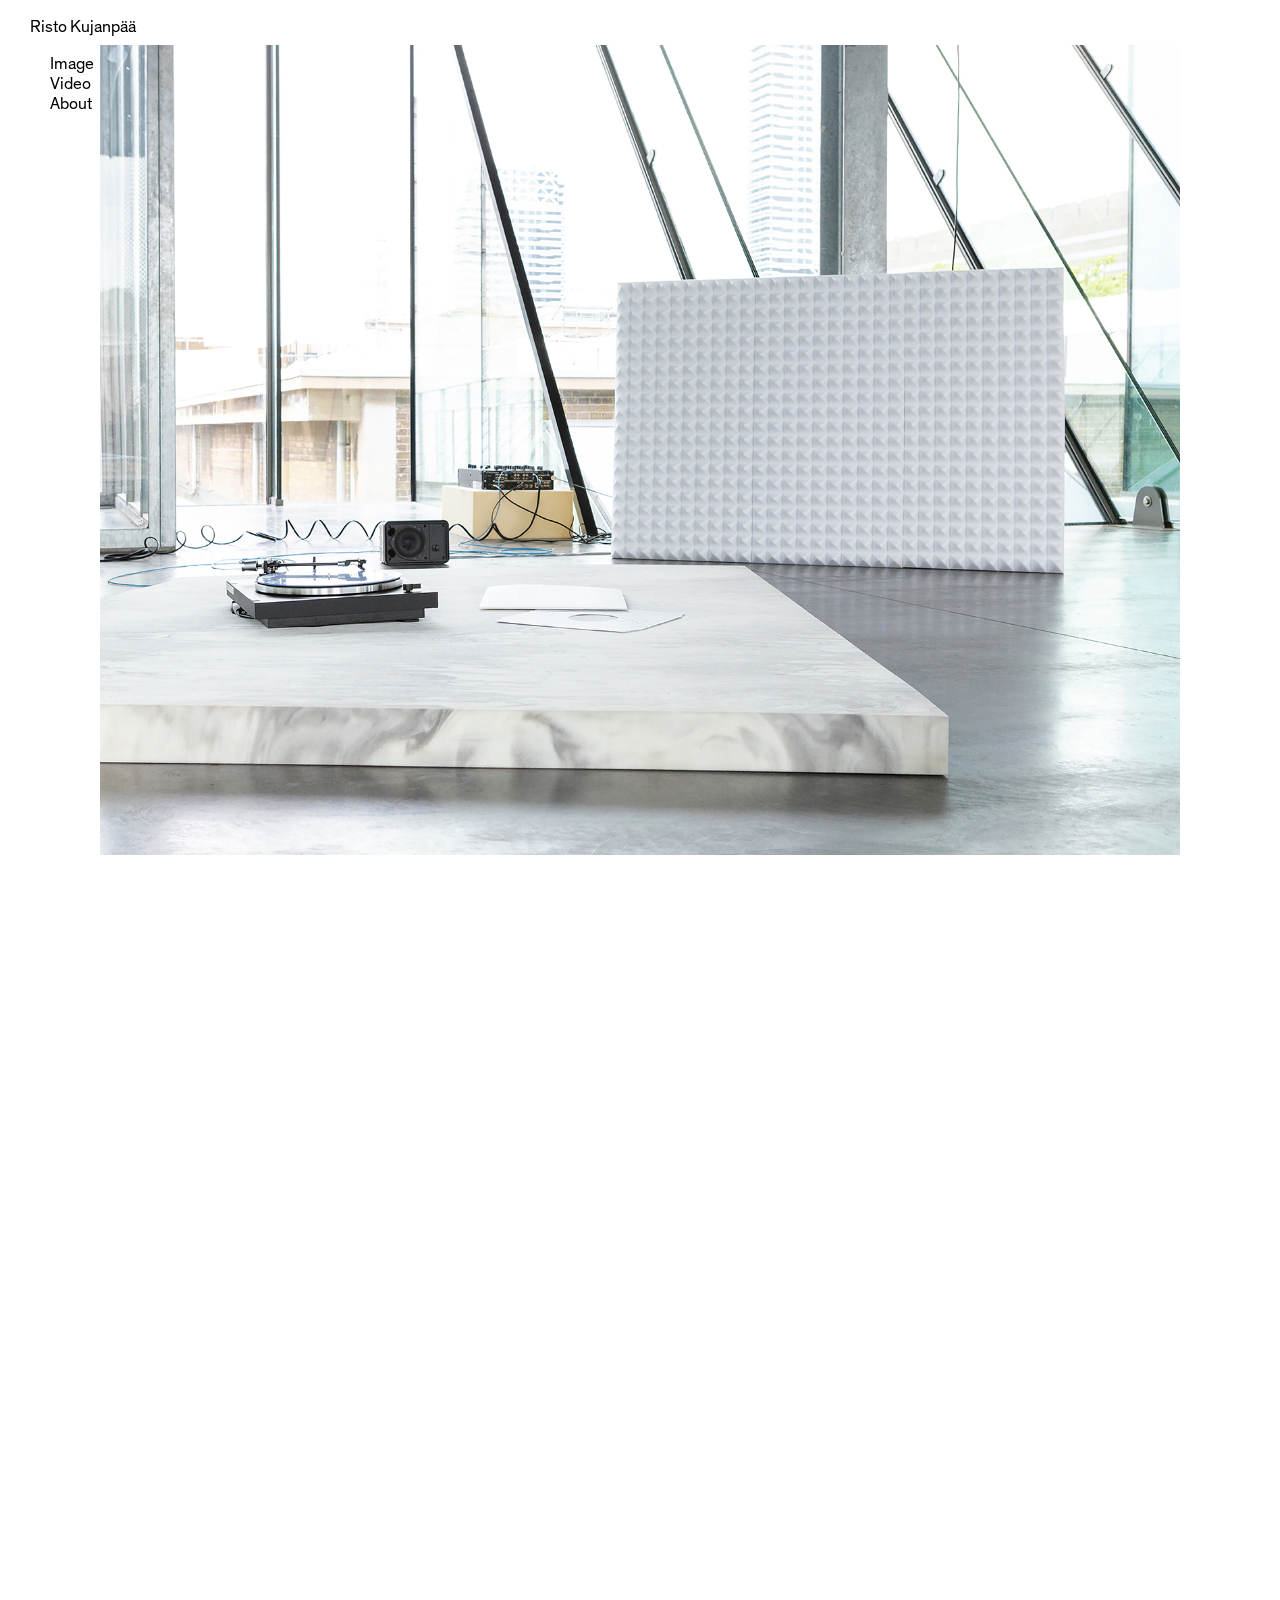
<file: index.html>
<head profile="/favicon.ico">
	<link rel="icon"
      	type="icon/ico"
     	 href="/favicon.ico">

	<title>R K</title>
	<meta charset="utf-8">

	<link href="stylesheets/styles.css" rel="stylesheet">

	<link rel="stylesheet" type="text/css" href="jquery.fullPage.css" />
	<script src="http://ajax.googleapis.com/ajax/libs/jquery/1.11.1/jquery.min.js"></script>
	<script type="text/javascript" src="jquery.fullPage.js"></script>
	<script type="text/javascript" src="jquery.fullpage.extensions.min.js"></script>

</head>

<body>
	<header id='header'>
		<p id='Risto Kujanpää'>
			Risto Kujanpää</br>
		</p>
		<ul id="menu">
			
			<li data-menuanchor="image">
				<a href="#image">Image</a>
			</li>
			
			<li data-menuanchor="video" class="active">
				<a href="#video">Video</a>
			</li>
			
			<li data-menuanchor="about">
  				<a href="#about">About</a>
			</li>
		</ul>
	</header>

	<div id="fullpage">
		<div class="section">
<div class="slide">
    <img class="image" src="img/hemisphere4.jpg" />
  </div>
			
<div class="slide">
    <img class="image" src="img/hemisphere3.jpg" />
  </div>
	
<div class="slide">
    <img class="image" src="img/hemisphere5.jpg" />
  </div>
			
<div class="slide">
    <img class="image" src="img/hemisphere1.jpg" />
  </div>

<div class="slide">
    <img class="image" src="img/hemisphere2.jpg" />
  </div>
			

	

	
  <div class="slide">
    <div class="text">
      <h1>
        Hemisphere
      </h1>
      <p>Installation with sound, typeface design including the indigenous Sámi languages, 2019<br/>
	Wood, acoustic foam, record player, sound carved on vinyl, hand-printed record cover<br/>
	Royal Academy of Art, The Hague (NL), Graduation show</p>
    </div>
  </div>

</div>	
		
		<div class="section">
			<div class="slide">
				<div class="embed">
					<div class="embed-container">
						<iframe src="https://player.vimeo.com/video/455812003" width="640" height="564" frameborder="0" allow="autoplay; fullscreen" allowfullscreen></iframe>
					</div>
				</div>
			</div>
			<div class="slide">
				<div class="text">
      <h1>
        Hemisphere
      </h1>
      <p>Installation with sound, typeface design including the indigenous Sámi languages, 2019<br/>
	Wood, acoustic foam, record player, sound carved on vinyl, hand-printed record cover<br/>
	Royal Academy of Art, The Hague (NL), Graduation show</p>
				</div>
			</div>
		</div>
		
		<div class="section">
			<div class="slide">
				<div class="text">
					<h1>About<br/>
					<p>Risto Kujanpää is a designer and a researcher.<br/>
					<p>His work oscillates between poles such as form–emptiness, language–nonrepresentational and sound–silence.<br/>	
					Working methods include, but are not limited to, collaboration–solitude, intuition–rationale and precision–big picture.<br/>
					<p>Risto's academic background lies in graphic design, science and urbanism.<br/>
					His underground background is situated in deejaying and contemporary soundsystem culture.<br/>
					<h1>Contact<br/>	
					<p><a href="mailto:risto@ristokujanpaa.com">risto@ristokujanpaa.com</a><br/>
					+358 50 3385891<br/>
					<h1>Education<br/>
					<p>BA, Royal Academy of Art, The Hague (NL), 2019<br/>
					MS, Aalto University, Helsinki (FIN), 2014<br/>
					<h1>Awards<br/>
					<p>Academy Thesis Award 2019, Royal Academy of Art, The Hague<br/>
					<h1>Lectures & Workshops<br/>
					<p>Aalto University, 2020<br/>
					Estonian Academy of Arts, 2020 (upcoming)<br/>
						
					<p><a href="https://soundcloud.com/ristokujanpaa" target="_blank">Soundcloud</a><br/>
					<a href="https://www.instagram.com/ristokujanpaa/" target="_blank">Instagram</a></nobr><br/>						

					<p><a href="mailto:risto@ristokujanpaa.com">Portfolio available upon request</a><br/>
					<br/></p>
				</div>
				<div class="text">
					<p></p>
				</div>
			</div>
		</div>

		<div class="section fp-auto-height">
			<div class="slide">
				<p id="footer">Website Design Risto Kujanpää, Photography Céline Hurka, Katarina Juričić, Coding Manus Nijhoff</a></p>
			</div>
		</div>

	</div>

	<figure id="arrow-left" class="arrow">
		<img src="img/arrow_left.png">
	</figure>
	<figure id="arrow-right" class="arrow">
		<img src="img/arrow_right.png">
	</figure>

<script type="text/javascript">

var isMobile = false

$(document).ready(function() {
	var wW = $(window).width()
	if (wW < 768) isMobile = true
	$('#fullpage').fullpage({
		anchors: ['image', 'video', 'about', 'foot'],
		menu: '#menu',
		controlArrows: false
	});
});

var isOverMenu = false
var isOverLink = false

$('body').css('cursor', 'none');

$('a').on('hover', function() {
	$('body').css('cursor', 'none')
})

$('#header').on('mouseover', function() {
	isOverMenu = true
	$('#menu').show()
}).on('mouseout', function() {
	isOverMenu = false
	$('#menu').hide()
})

$('a').on('mouseover', function() {
	isOverLink = true
	$('#arrow-right', '#arrow-left').hide();
}).on('mouseout', function() {
	isOverLink = false
	$('#arrow-right', '#arrow-left').hide();
})

var breakPoint = $(window).width() / 2

$(document).on('click', function(event) {
	if (!isOverMenu) {
		if (event.screenX > breakPoint) {
			$.fn.fullpage.moveSlideRight();
		} else {
			$.fn.fullpage.moveSlideLeft();
		}
	}
});

$('body').on('mousemove', function(event) {
	if (!isOverLink) {
		if (event.screenX > breakPoint) {
			$('#arrow-left').fadeOut(50, function(){
				$('body').css('cursor', 'none');
				$('#arrow-right').fadeIn(200);
				$('#arrow-right').css({
					'top' :  (event.pageY - $(".arrow").height() / 2) + 'px',
					'left' : (event.pageX - $(".arrow").width()) + 'px'
				});
			})
		} else {
			if (!isOverMenu) {
				$('#arrow-right').fadeOut(50, function() {
					$('body').css('cursor', 'none');
					$('#arrow-left').fadeIn(200);
					$('#arrow-left').css({
							'top' :  (event.pageY - $(".arrow").height() / 2) + 'px',
							'left' : (event.pageX + 5) + 'px'
					});
				});
			}
		}
	} else {
		console.log('hide the ffjhfgfjhg arrows')
		$('#arrow-right').hide();
		$('#arrow-left').hide();
	}
})
</script>

</body>

	</html>
</file>
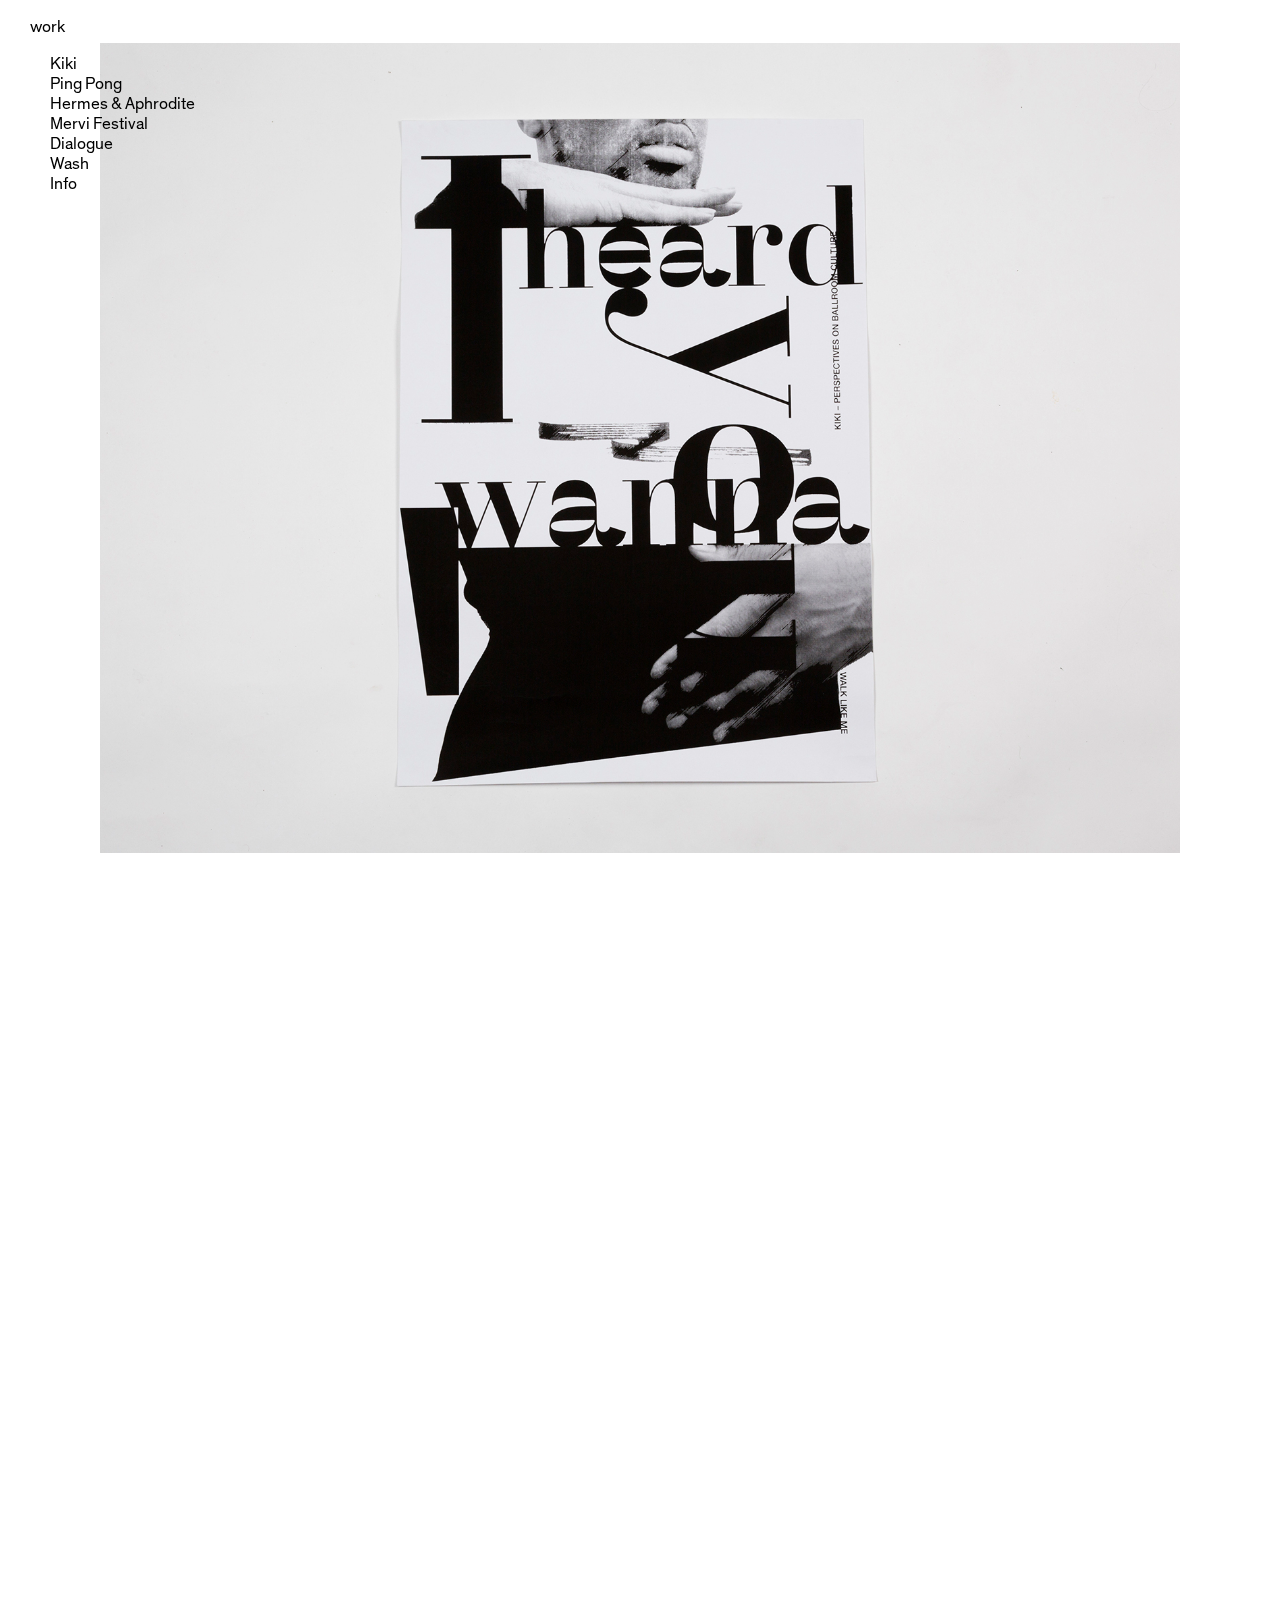
<file: Index.html>
<!DOCTYPE HTML>

<html>

<head profile="/favicon.ico">
	<link rel="icon"
      	type="icon/ico"
     	 href="/favicon.ico">

	<title>Risto Kujanpää</title>
	<meta charset="utf-8">

	<link href="stylesheets/styles.css" rel="stylesheet">

	<link rel="stylesheet" type="text/css" href="jquery.fullPage.css" />
	<script src="http://ajax.googleapis.com/ajax/libs/jquery/1.11.1/jquery.min.js"></script>
	<script type="text/javascript" src="jquery.fullPage.js"></script>
	<script type="text/javascript" src="jquery.fullpage.extensions.min.js"></script>

</head>

<body>
	<header id='header'>
		<p id='work'>
			work
		</p>
		<ul id="menu">
			<li data-menuanchor="kiki" class="active">
				<a href="#kiki">Kiki</a>
			</li>
			
			<li data-menuanchor="pingpong">
  				<a href="#pingpong">Ping Pong</a>
			</li>
			
			<li data-menuanchor="hermesaphrodite">
  				<a href="#hermesaphrodite">Hermes & Aphrodite</a>
			</li
			
			<li data-menuanchor="mervi" class="active">
  				<a href="#mervi">Mervi Festival</a>
			</li>

			<li data-menuanchor="dialogue">
				<a href="#dialogue">Dialogue</a>
			</li>

			<li data-menuanchor="wash">
				<a href="#wash">Wash</a>
			</li>

			<li data-menuanchor="info">
				<a href="#info">Info</a>
			</li>
		</ul>
	</header>

	<div id="fullpage">
		<div class="section">
			<div class="slide">
				<img class="image" src="img/kiki2.jpg" />
			</div>
			
			<div class="slide">
				<img class="image" src="img/kiki1.jpg" />
			</div>
			
			<div class="slide">
				<img class="image" src="img/kiki3.jpg" />
			</div>

			<div class="slide">
				<img class="image" src="img/kiki4.jpg" />
			</div>
			<div class="slide">
				<img class="image" src="img/kiki6_2.jpg" />
			</div>
			<div class="slide">
				<img class="image" src="img/kiki7.jpg" />
			</div>
			<div class="slide">
				<div class="text">
					<h1>Kiki – Perspectives on Ballroom Culture</h1><br/>
					<p>
						Silkscreen series and publication, photography Emma Sarpaniemi<br/>
					</p>
				</div>
			</div>
		</div>

<div class="section">
  <div class="slide">
    <img class="image" src="img/pingpong1.jpg" />
  </div>

<div class="slide">
    <img class="image" src="img/pingpong3.jpg" />
  </div>

<div class="slide">
    <img class="image" src="img/pingpong4.jpg" />
  </div>
	
	  <div class="slide">
    <div class="text">
      <h1>
        Ping Pong
      </h1>
      <br/>
      <p>
        Interview zine on <nobr><a href="https://www.jung-lee.nl/" target="_blank">Jung Lee</a></nobr>
      </p>
    </div>
  </div>
  </div>	

<div class="section">
  <div class="slide">
    <img class="image" src="img/hermes_aphrodite.jpg" />
  </div>

  <div class="slide">
    <div class="text">
      <h1>
        Hermes & Aphrodite
      </h1>
      <br/>
      <p>
        Poster with Verena Hahn and Tyrone Schorrer
      </p>
    </div>
  </div>

</div>
		
<div class="section">

  <div class="slide">
    <img class="image" src="img/mervifestival.jpg" />
  </div>
	
  <div class="slide">
    <div class="text">
      <h1>
        Mervi Festival
      </h1>
      <br/>
      <p>
        Identity with <nobr><a href="http://www.tonihalonen.com/Work" target="_blank">Toni Halonen</a></nobr>
      </p>
    </div>
  </div>

</div>	

		<div class="section">
			<div class="slide">
				<div class="embed">
					<div class="embed-container">
						<iframe src="https://player.vimeo.com/video/204665038?color=ffffff&portrait=0" frameborder="0" webkitallowfullscreen mozallowfullscreen allowfullscreen></iframe>
					</div>
				</div>
			</div>
			<div class="slide">
				<div class="text">
					<h1>Dialogue</h1><br/>
					<p>Animation</p>
				</div>
			</div>
		</div>


<div class="section">
			<div class="slide">
				<div class="embed">
					<div class="embed-container">
						<iframe src="https://player.vimeo.com/video/258811213?color=ffffff&portrait=0" frameborder="0" webkitallowfullscreen mozallowfullscreen allowfullscreen></iframe>
					</div>
				</div>
			</div>
			<div class="slide">
				<div class="text">
					<h1>Wash</h1><br/>
					<p>Animation</p>
				</div>
			</div>
		</div>


		<div class="section">
			<div class="slide">
				<div class="text">
					<h1>Risto Kujanpää</h1><br/>
					<p>Based between The Hague and nowhere, I'm currenty studying at the Royal Academy of Art, KABK.<br/>
					Typefaces used on this site are my ongoing projects.<br/></p>
				</div>
				<div class="text">
					<p></p>
				</div>
			</div>
		</div>

		<div class="section fp-auto-height">
			<div class="slide">
				<p id="footer"><a href="mailto:risto@ristokujanpaa.com">mail</a></p>
			</div>
		</div>

	</div>

	<figure id="arrow-left" class="arrow">
		<img src="img/arrow_left.png">
	</figure>
	<figure id="arrow-right" class="arrow">
		<img src="img/arrow_right.png">
	</figure>

<script type="text/javascript">

var isMobile = false

$(document).ready(function() {
	var wW = $(window).width()
	if (wW < 768) isMobile = true
	$('#fullpage').fullpage({
		anchors: ['kiki', 'pingpong', 'hermesaphrodite', 'mervi', 'dialogue', 'wash', 'info', 'foot'],
		menu: '#menu',
		controlArrows: false
	});
});

var isOverMenu = false
var isOverLink = false

$('body').css('cursor', 'none');

$('a').on('hover', function() {
	$('body').css('cursor', 'none')
})

$('#header').on('mouseover', function() {
	isOverMenu = true
	$('#menu').show()
}).on('mouseout', function() {
	isOverMenu = false
	$('#menu').hide()
})

$('a').on('mouseover', function() {
	isOverLink = true
	$('#arrow-right', '#arrow-left').hide();
}).on('mouseout', function() {
	isOverLink = false
	$('#arrow-right', '#arrow-left').hide();
})

var breakPoint = $(window).width() / 2

$(document).on('click', function(event) {
	if (!isOverMenu) {
		if (event.screenX > breakPoint) {
			$.fn.fullpage.moveSlideRight();
		} else {
			$.fn.fullpage.moveSlideLeft();
		}
	}
});

$('body').on('mousemove', function(event) {
	if (!isOverLink) {
		if (event.screenX > breakPoint) {
			$('#arrow-left').fadeOut(50, function(){
				$('body').css('cursor', 'none');
				$('#arrow-right').fadeIn(200);
				$('#arrow-right').css({
					'top' :  (event.pageY - $(".arrow").height() / 2) + 'px',
					'left' : (event.pageX - $(".arrow").width()) + 'px'
				});
			})
		} else {
			if (!isOverMenu) {
				$('#arrow-right').fadeOut(50, function() {
					$('body').css('cursor', 'none');
					$('#arrow-left').fadeIn(200);
					$('#arrow-left').css({
							'top' :  (event.pageY - $(".arrow").height() / 2) + 'px',
							'left' : (event.pageX + 5) + 'px'
					});
				});
			}
		}
	} else {
		console.log('hide the ffjhfgfjhg arrows')
		$('#arrow-right').hide();
		$('#arrow-left').hide();
	}
})
</script>

</body>

	</html>
</file>
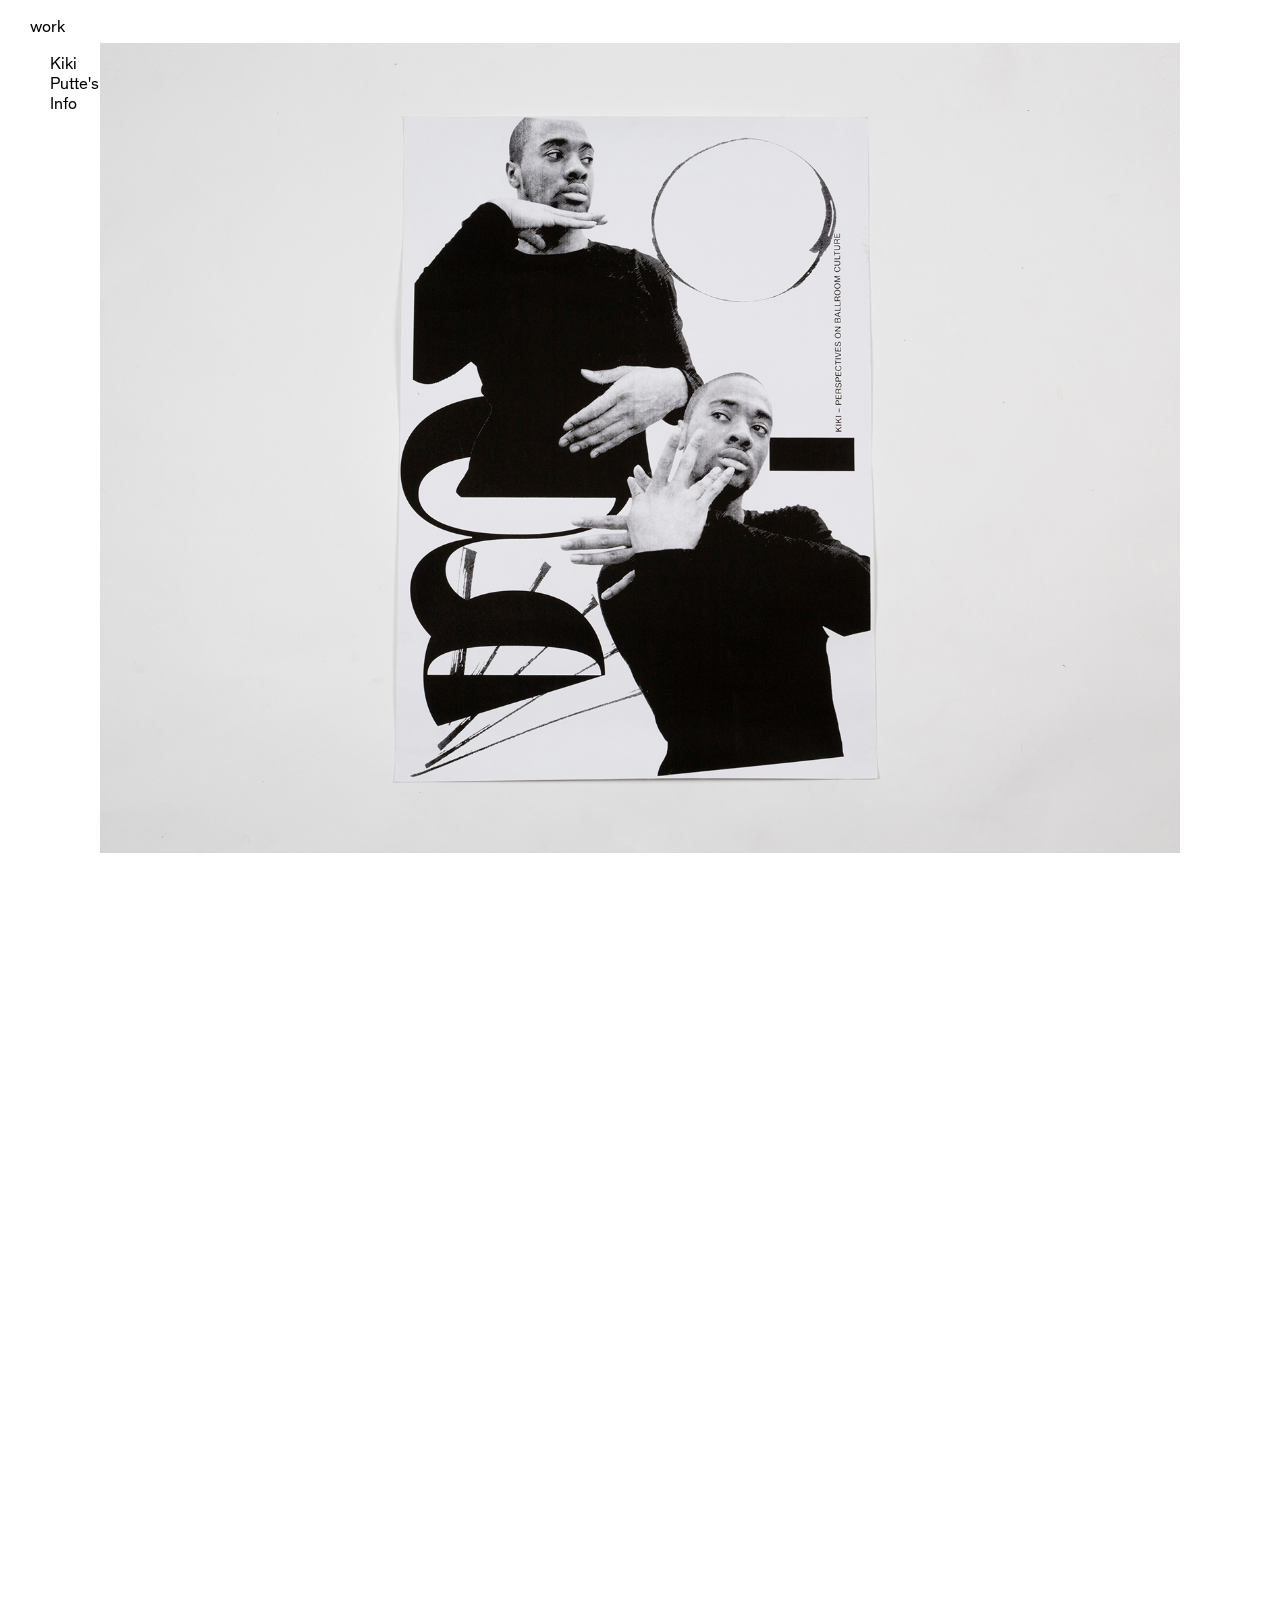
<file: fullpage.html>
<!DOCTYPE HTML>
<html>

<head profile="/favicon.ico">
	<link rel="icon"
      	type="icon/ico"
     	 href="/favicon.ico">

	<title>Risto Kujanpää – Work</title>
	<meta charset="utf-8">

	<link href="stylesheets/styles.css" rel="stylesheet">
	<!-- VENDOR -->
	<link rel="stylesheet" type="text/css" href="jquery.fullPage.css" />
	<script src="http://ajax.googleapis.com/ajax/libs/jquery/1.11.1/jquery.min.js"></script>
	<script type="text/javascript" src="jquery.fullPage.js"></script>
	<script type="text/javascript" src="jquery.fullpage.extensions.min.js"></script>

</head>

<body>
	<header id='header'>
		<p id='Work'>
			work
		</p>
		<ul id="menu">
			<li data-menuanchor="kiki" class="active">
				<a href="#kiki">Kiki</a>
			</li>
			<li data-menuanchor="putte">
				<a href="#putte">Putte's</a>
			</li>
			<li data-menuanchor="info" class="active">
				<a href="#info">Info</a>
			</li>
		</ul>
	</header>

	<div id="fullpage">
		<!-- SECTION -->
		<div class="section">
			<div class="slide">
				<img class="image" src="/kiki1.jpg" />
			</div>
			<div class="slide">
				<img class="image" src="/kiki2.jpg" />
			</div>
			<div class="slide">
				<img class="image" src="/kiki3.jpg" />
			</div>
			<div class="slide">
				<img class="image" src="/kiki4.jpg" />
			</div>
			<div class="slide">
				<img class="image" src="/kiki6_2.jpg" />
			</div>
			<div class="slide">
				<img class="image" src="/kiki7.jpg" />
			</div>
			<div class="slide">
				<div class="text">
					<h1>Kiki – Perspectives on Ballroom Culture</h1><br/>
					<p>
						Silkscreen series & publication, 2017<br />
						multiline
					</p>
				</div>
			</div>
		</div>
		<!-- END SECTION -->
		<!-- SECTION -->
		<div class="section">
			<div class="slide">
				<img class='image' src="/tinman.jpg" />
			</div>
			<div class="slide">
				<img class='image' src="/ronwilson.jpg" />
			</div>
			<div class="slide">
				<img class='image' src="/sotofett.jpg" />
			</div>
			<div class="slide">
				<div class="text">
					<h1>Putte's</h1><br/>
					<p>Posters & music program with a team, 2015–2016</p>
				</div>
			</div>
		</div>
		<!-- END SECTION -->
		<!-- SECTION -->
		<div class="section">
			<div class="slide">
				<div class="text">
					<h1>Info</h1><br/>
					<p>Based between The Hague and nowhere, I'm currenty studying at the Royal Academy of Art, KABK.</p>
					<p>Internship &nbsp; <nobr><a href="http://helsinkitypestudio.com/" target="_blank">Helsinki Type Studio</a></nobr>, 2016</p>
				</div>
			</div>
		</div>
		<!-- END SECTION -->
		<!-- FOOTER -->
		<div class="section fp-auto-height">
			<div class="slide">
				<p id="footer"><a href="mailto:risto@ristokujanpaa.com">Mail</a></p>
			</div>
		</div>
		<!-- END FOOTER -->
	</div>

<!--

		<section class="scrollsection" id="putte-content">

			<div class="scroller">

				<div class="portfolio-item">
					<img src="/tinman.jpg" />
					<p></p>
				</div>

				<div class="portfolio-item">
					<img src="/ronwilson.jpg" />
					<p></p>
				</div>

				<div class="portfolio-item">
					<img src="/sotofett.jpg" />
					<p></p>
				</div>

				<div class="portfolio-item-text">
					<center>
					<div>
					<h1>Putte's</h1>
					</div>
					<div>
					<p>Posters & music program with a team, 2015–2016</p>
					</div>
					<p></p>
					<div>
					<p></p>
					</div>

					</center>
				</div>
		</div>

	</section>

	<section class="scrollsection" id="pingpong-content">

			<div class="scroller">

				<div class="portfolio-item">
					<img src="/pingpong1.jpg" />
					<p></p>
				</div>

				<div class="portfolio-item">
					<img src="/pingpong2.jpg" />
					<p></p>
				</div>

				<div class="portfolio-item">
					<img src="/pingpong3.jpg" />
					<p></p>
				</div>

				<div class="portfolio-item">
					<img src="/pingpong4.jpg" />
					<p></p>
				</div>

				<div class="portfolio-item-text">
					<center>
					<div>
					<h1>Ping Pong</h1>
					</div>
					<div>
					<p>Interview Zine with Jung Lee, 2017</p>
					</div>
					<p></p>
					<div>
					<p></p>
					</div>

					</center>
				</div>
		</div>

	</section>
		<section class="scrollsection" id="hermesaphrodite-content">

			<div class="scroller">

				<div class="portfolio-item">
					<img src="/hermes_aphrodite.jpg" />
					<p></p>
				</div>

				<div class="portfolio-item-text">
					<center>
					<div>
					<h1>Hermes &
					Aphrodite</h1>
					</div>
					<div>
					<p>Poster with KABK students Verena Hahn & Tyrone Schorrer, 2017</p>
					</div>
					<p></p>
					<div>
					<p></p>
					</div>

					</center>
				</div>
		</div>

	</section>

		<section class="scrollsection" id="dialogue-content">

			<div class="scroller">
				<div class="portfolio-item">

					<center>


					<iframe src="https://player.vimeo.com/video/204665038?color=ffffff&portrait=0" width="1030" height="580" frameborder="0" webkitallowfullscreen mozallowfullscreen allowfullscreen></iframe>

					</center>

				</div>

				<div class="portfolio-item-text ratio-16x9">
					<center>
					<div>
					<h1>Dialogue</h1>
					</div>
					<p></p>
					<div>
					<p>Animation, 2017</p>
					</div>
					<p></p>
					<div>
					<p><br/></p>
					</div>
					</center>
				</div>
		</div>

			</section>

			<section class="scrollsection" id="mervi-content">

			<div class="scroller">

				<div class="portfolio-item">
					<img src="/mervifestival.jpg" />
					<p></p>
				</div>

				<div class="portfolio-item-text">
					<center>
					<div>
					<h1>Mervi Festival</h1>
					</div>
					<div>
					<p>Event Concept & Visual Identity with <nobr><a href="http://www.tonihalonen.com/Work" target="_blank">Toni Halonen</a></nobr>, 2015</p>
					</div>
					<p></p>
					<div>
					<p></p>
					</div>

					</center>
				</div>
		</div>

	</section>


		</div>

	</section>

	<section class="scrollsection" id="info-content">



			<div class="scroller">

				<div class="portfolio-item-text">

					<center>

						<div>

						<h1>Info</h1><br/>

						<p>Based between The Hague and nowhere, I'm currenty studying at Royal Academy of Art, KABK.<br />
						
						</p>

						<p>Internship &nbsp; <nobr><a href="http://helsinkitypestudio.com/" target="_blank">Helsinki Type Studio</a></nobr>, 2016</p>

						</div>

					</center>

				</div>

		</div>



	</section>

	<footer>
	<p><a href="mailto:risto@ristokujanpaa.com">Mail</a></p>


	</footer> -->

	<figure id="arrow-left" class="arrow">
		<img src="/arrow_left.png">
	</figure>
	<figure id="arrow-right" class="arrow">
		<img src="/arrow_right.png">
	</figure>

<script type="text/javascript">

$(document).ready(function() {
	$('#fullpage').fullpage({
		anchors: ['kiki', 'putte', 'info', 'foot'],
		menu: '#menu',
		controlArrows: false
	});
});

var isOverMenu = false

$('body').css('cursor', 'none');

$('a').on('hover', function() {
	$('body').css('cursor', 'none')
})

$('#header').on('mouseover', function() {
	isOverMenu = true
	$('#menu').show()
})

$('#header').on('mouseout', function() {
	isOverMenu = false
	$('#menu').hide()
})

var breakPoint = $(window).width() / 2

$(document).on('click', function() {
	if (!isOverMenu) {
		if (event.screenX > breakPoint) {
			$.fn.fullpage.moveSlideRight();
		} else {
			$.fn.fullpage.moveSlideLeft();
		}
	}
});

$('body').on('mousemove', function() {
	if (event.screenX > breakPoint) {
		$('body').css('cursor', 'none');
		$('#arrow-left').hide();
		$('#arrow-right').show();
		$('#arrow-right').css({
			'top' :  (event.pageY - $(".arrow").height() / 2) + 'px',
			'left' : (event.pageX - $(".arrow").width()) + 'px'
		});
	} else {
		if (!isOverMenu) {
			$('body').css('cursor', 'none');
			$('#arrow-right').hide();
			$('#arrow-left').show();
			$('#arrow-left').css({
					'top' :  (event.pageY - $(".arrow").height() / 2) + 'px',
					'left' : (event.pageX + 5) + 'px'
			});
		} else {
			$('#arrow-left').hide();
			$('body').css('cursor', 'none');
		}
	}
})
</script>

</body>

	</html>
</file>
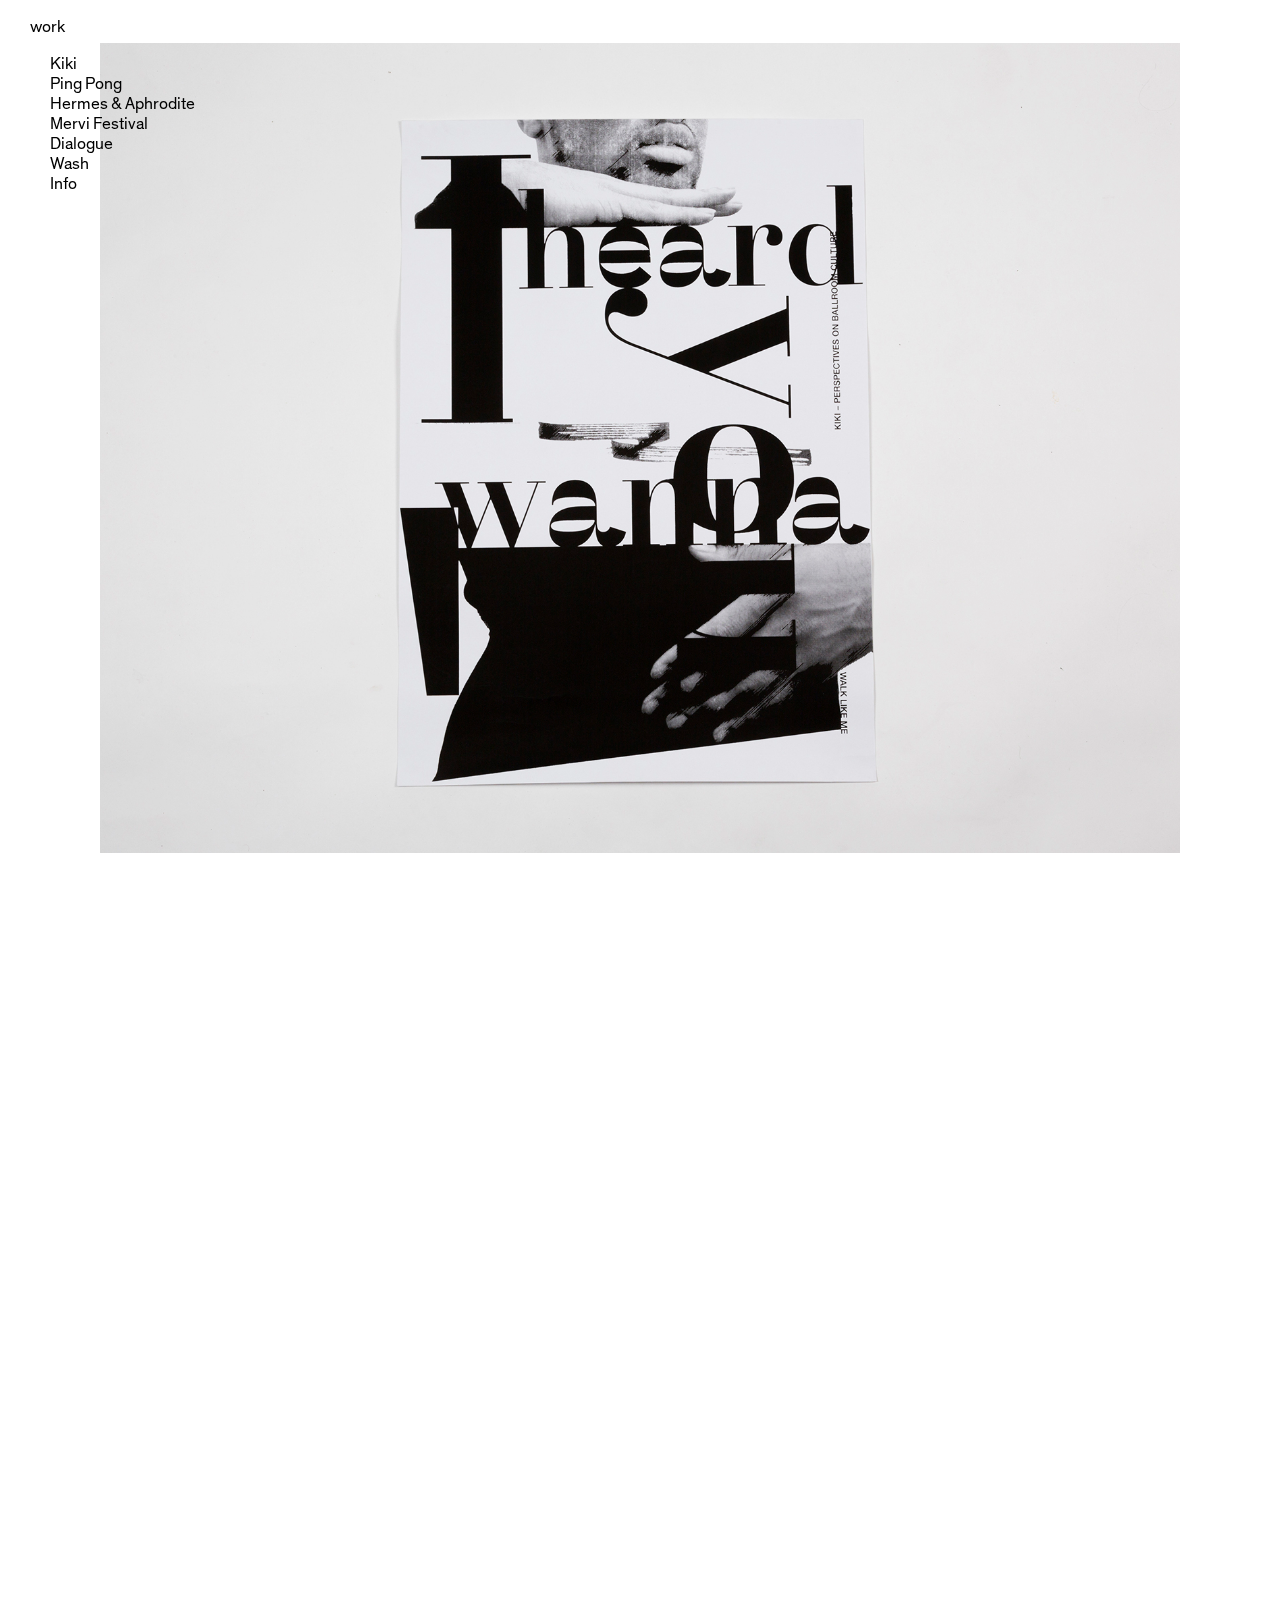
<file: i.html>
<!DOCTYPE HTML>

<ht>

<head profile="/favicon.ico">
	<link rel="icon"
      	type="icon/ico"
     	 href="/favicon.ico">

	<title>Risto Kujanpää</title>
	<meta charset="utf-8">

	<link href="stylesheets/styles.css" rel="stylesheet">
	<!-- VENDOR -->
	<link rel="stylesheet" type="text/css" href="jquery.fullPage.css" />
	<script src="http://ajax.googleapis.com/ajax/libs/jquery/1.11.1/jquery.min.js"></script>
	<script type="text/javascript" src="jquery.fullPage.js"></script>
	<script type="text/javascript" src="jquery.fullpage.extensions.min.js"></script>

</head>

<body>
	<header id='header'>
		<p id='work'>
			work
		</p>
		<ul id="menu">
			<li data-menuanchor="kiki" class="active">
				<a href="#kiki">Kiki</a>
			</li>
			
			<li data-menuanchor="pingpong">
  				<a href="#pingpong">Ping Pong</a>
			</li>
			
			<li data-menuanchor="hermesaphrodite">
  				<a href="#hermesaphrodite">Hermes & Aphrodite</a>
			</li
			
			<li data-menuanchor="mervi" class="active">
  				<a href="#mervi">Mervi Festival</a>
			</li>

			<li data-menuanchor="dialogue">
				<a href="#dialogue">Dialogue</a>
			</li>

			<li data-menuanchor="wash">
				<a href="#wash">Wash</a>
			</li>

			<li data-menuanchor="info">
				<a href="#info">Info</a>
			</li>
		</ul>
	</header>

	<div id="fullpage">
		<!-- SECTION -->
		<div class="section">
			<div class="slide">
				<img class="image" src="img/kiki2.jpg" />
			</div>
			
			<div class="slide">
				<img class="image" src="img/kiki1.jpg" />
			</div>
			
			<div class="slide">
				<img class="image" src="img/kiki3.jpg" />
			</div>

			<div class="slide">
				<img class="image" src="img/kiki4.jpg" />
			</div>
			<div class="slide">
				<img class="image" src="img/kiki6_2.jpg" />
			</div>
			<div class="slide">
				<img class="image" src="img/kiki7.jpg" />
			</div>
			<div class="slide">
				<div class="text">
					<h1>Kiki – Perspectives on Ballroom Culture</h1><br/>
					<p>
						Silkscreen series and publication, photography Emma Sarpaniemi<br/>
					</p>
				</div>
			</div>
		</div>

<div class="section">
  <div class="slide">
    <img class="image" src="img/pingpong1.jpg" />
  </div>

<div class="slide">
    <img class="image" src="img/pingpong3.jpg" />
  </div>

<div class="slide">
    <img class="image" src="img/pingpong4.jpg" />
  </div>
	
	  <div class="slide">
    <div class="text">
      <h1>
        Ping Pong
      </h1>
      <br/>
      <p>
        Interview zine on <nobr><a href="https://www.jung-lee.nl/" target="_blank">Jung Lee</a></nobr>
      </p>
    </div>
  </div>
  </div>	

<div class="section">
  <div class="slide">
    <img class="image" src="img/hermes_aphrodite.jpg" />
  </div>

  <!-- 3. text -->
  <!-- replace TITLE_TEXT, MAIN_TEXT -->
  <div class="slide">
    <div class="text">
      <h1>
        Hermes & Aphrodite
      </h1>
      <br/>
      <p>
        Poster with Verena Hahn and Tyrone Schorrer
      </p>
    </div>
  </div>

</div>
		
<div class="section">

  <div class="slide">
    <img class="image" src="img/mervifestival.jpg" />
  </div>
	
  <div class="slide">
    <div class="text">
      <h1>
        Mervi Festival
      </h1>
      <br/>
      <p>
        Identity with <nobr><a href="http://www.tonihalonen.com/Work" target="_blank">Toni Halonen</a></nobr>
      </p>
    </div>
  </div>

</div>	

		<div class="section">
			<div class="slide">
				<div class="embed">
					<div class="embed-container">
						<iframe src="https://player.vimeo.com/video/204665038?color=ffffff&portrait=0" frameborder="0" webkitallowfullscreen mozallowfullscreen allowfullscreen></iframe>
					</div>
				</div>
			</div>
			<div class="slide">
				<div class="text">
					<h1>Dialogue</h1><br/>
					<p>Animation</p>
				</div>
			</div>
		</div>
		<!-- END SECTION -->
		<!-- SECTION -->

<div class="section">
			<div class="slide">
				<div class="embed">
					<div class="embed-container">
						<iframe src="https://player.vimeo.com/video/258811213?color=ffffff&portrait=0" frameborder="0" webkitallowfullscreen mozallowfullscreen allowfullscreen></iframe>
					</div>
				</div>
			</div>
			<div class="slide">
				<div class="text">
					<h1>Wash</h1><br/>
					<p>Animation</p>
				</div>
			</div>
		</div>
		<!-- END SECTION -->
		<!-- SECTION -->

		<div class="section">
			<div class="slide">
				<div class="text">
					<h1>Risto Kujanpää</h1><br/>
					<p>Based between The Hague and nowhere, I'm currenty studying at the Royal Academy of Art, KABK.<br/>
					Typefaces used on this site are my ongoing projects.<br/></p>
				</div>
				<div class="text">
					<p></p>
				</div>
			</div>
		</div>
		<!-- END SECTION -->
		<!-- FOOTER -->
		<div class="section fp-auto-height">
			<div class="slide">
				<p id="footer"><a href="mailto:risto@ristokujanpaa.com">mail</a></p>
			</div>
		</div>
		<!-- END FOOTER -->
	</div>

	<figure id="arrow-left" class="arrow">
		<img src="img/arrow_left.png">
	</figure>
	<figure id="arrow-right" class="arrow">
		<img src="img/arrow_right.png">
	</figure>

<script type="text/javascript">

var isMobile = false

$(document).ready(function() {
	var wW = $(window).width()
	if (wW < 768) isMobile = true
	$('#fullpage').fullpage({
		anchors: ['kiki', 'pingpong', 'hermesaphrodite', 'mervi', 'dialogue', 'wash', 'info', 'foot'],
		menu: '#menu',
		controlArrows: false
	});
});

var isOverMenu = false
var isOverLink = false

$('body').css('cursor', 'none');

$('a').on('hover', function() {
	$('body').css('cursor', 'none')
})

$('#header').on('mouseover', function() {
	isOverMenu = true
	$('#menu').show()
}).on('mouseout', function() {
	isOverMenu = false
	$('#menu').hide()
})

$('a').on('mouseover', function() {
	isOverLink = true
	$('#arrow-right', '#arrow-left').hide();
}).on('mouseout', function() {
	isOverLink = false
	$('#arrow-right', '#arrow-left').hide();
})

var breakPoint = $(window).width() / 2

$(document).on('click', function(event) {
	if (!isOverMenu) {
		if (event.screenX > breakPoint) {
			$.fn.fullpage.moveSlideRight();
		} else {
			$.fn.fullpage.moveSlideLeft();
		}
	}
});

$('body').on('mousemove', function(event) {
	if (!isOverLink) {
		if (event.screenX > breakPoint) {
			$('#arrow-left').fadeOut(50, function(){
				$('body').css('cursor', 'none');
				$('#arrow-right').fadeIn(200);
				$('#arrow-right').css({
					'top' :  (event.pageY - $(".arrow").height() / 2) + 'px',
					'left' : (event.pageX - $(".arrow").width()) + 'px'
				});
			})
		} else {
			if (!isOverMenu) {
				$('#arrow-right').fadeOut(50, function() {
					$('body').css('cursor', 'none');
					$('#arrow-left').fadeIn(200);
					$('#arrow-left').css({
							'top' :  (event.pageY - $(".arrow").height() / 2) + 'px',
							'left' : (event.pageX + 5) + 'px'
					});
				});
			}
		}
	} else {
		console.log('hide the ffjhfgfjhg arrows')
		$('#arrow-right').hide();
		$('#arrow-left').hide();
	}
})
</script>

</body>

	</html>
</file>
<file: stylesheets/styles.css>
s@media only screen and (max-width: 768px) {
  br {
    display: none;
  }

  h1 {
      margin: 0;
      font-size: 17px !important;
      line-height: 20px !important;
      font: 'thein', sans-serif;
      font-weight: normal;
  }

  body {
        font-size: 17px !important;
        line-height: 20px !important;
      font-family: 'thein', sans-serif;
      font-weight: normal;
  }

  p {
      font-size: 17px !important;
      line-height: 20px !important;
      font-family: 'thein', sans-serif;
      font-weight: normal;
  }

  #header {
    /* width: 100vw !important;
    height: 100vh !important;
    background: white; */
  }

  #menu {
    width: 100%;
    height: 100%;
    line-height: 20px !important;
    font-size: 17px !important;
  }
}

.embed {
  width: 60vw;
  margin-left: calc((100vw - 60vw) / 2);
  height: calc(60vw * (9 / 16));
}

.embed-container {
  position: relative;
  padding-bottom: 56.25%;
  height: 0;
  overflow: hidden;
  max-width: 100%;
}

.embed-container iframe,
.embed-container object,
.embed-container embed {
  position: absolute;
  top: 0;
  left: 0;
  width: 100%;
  height: 100%;
  overflow: hidden;
}

  /* FULLPAGE STYLES    */

  #header {
    margin: 0;
    padding: 0 30px 0;
    position: fixed;
    z-index: 999;
    height: auto;
    width: auto;
    top: 0;
    left: 0;
  }

  #menu {
    height: auto;
    display: none;
    margin: 0 20px 0;
    padding: 0;
    list-style-type: none;
    line-height: 20px;
    font-size: 17px;
  }

  a,
  a:visited {
    color: black;
    text-decoration: none;
    cursor: pointer;
  }

  a:hover {
    color: white;
  }

  a:active {
    color: #e4e4e4;
  }

  .image {
    width: 90%;
    height: 90%;
    object-fit: contain;
    margin: 0 5%;
  }

  .text {
    text-align: left;
    max-width: 100%;
    padding: 0 20%;
  }

  #footer {
    margin: 0 20px 0;
    width: 100%;
    height: 55px;
    line-height: 55px;
    text-align: center;
  }

   /* FULLPAGE OVERRIDES END */

  body {
    margin: 0;
    padding: 0;
    font-size:17px;
    font-family: 'thein', sans-serif;
    -webkit-touch-callout: none; /* iOS Safari */
      -webkit-user-select: none; /* Safari */
       -khtml-user-select: none; /* Konqueror HTML */
         -moz-user-select: none; /* Firefox */
          -ms-user-select: none; /* Internet Explorer/Edge */
              user-select: none; /* Non-prefixed version, currently
                                    supported by Chrome and Opera */
  }

  @font-face {
      font-family: 'thein';
      src: url('../Theinhardt-Regular.otf') format('opentype');
      font-style: normal;
  }

  h1 {
      margin: 0;
      font-size: 17px;
      line-height: 20px;
      font: 'thein', sans-serif;
      font-weight: normal;

  }

  body {
      font-size: 17px;
      line-height: 20px !important;
      font-family: 'thein', sans-serif;
      font-weight: normal;
  }

  p {
      font-size: 17px;
      line-height: 20px !important;
      font-family: 'thein', sans-serif;
      font-weight: normal;
  }

  .arrow {
      width: 24px;
      position: absolute;
      background-size: contain;
      margin: 0;
      display: none;
  }

  .arrow img {
  	max-height: 100%;
  	max-width: 100%;
  }

  .text {
    position: center;
  }

  footer {
    clear: both;
    margin-bottom: 0;
    margin: 0 1.5% 12px 1.5%;
    float: left;
  }


  code {
    background: white;
    border-radius: 6px;
    color: black;
    display: block;
    padding: 24px 15px;
  }
</file>
